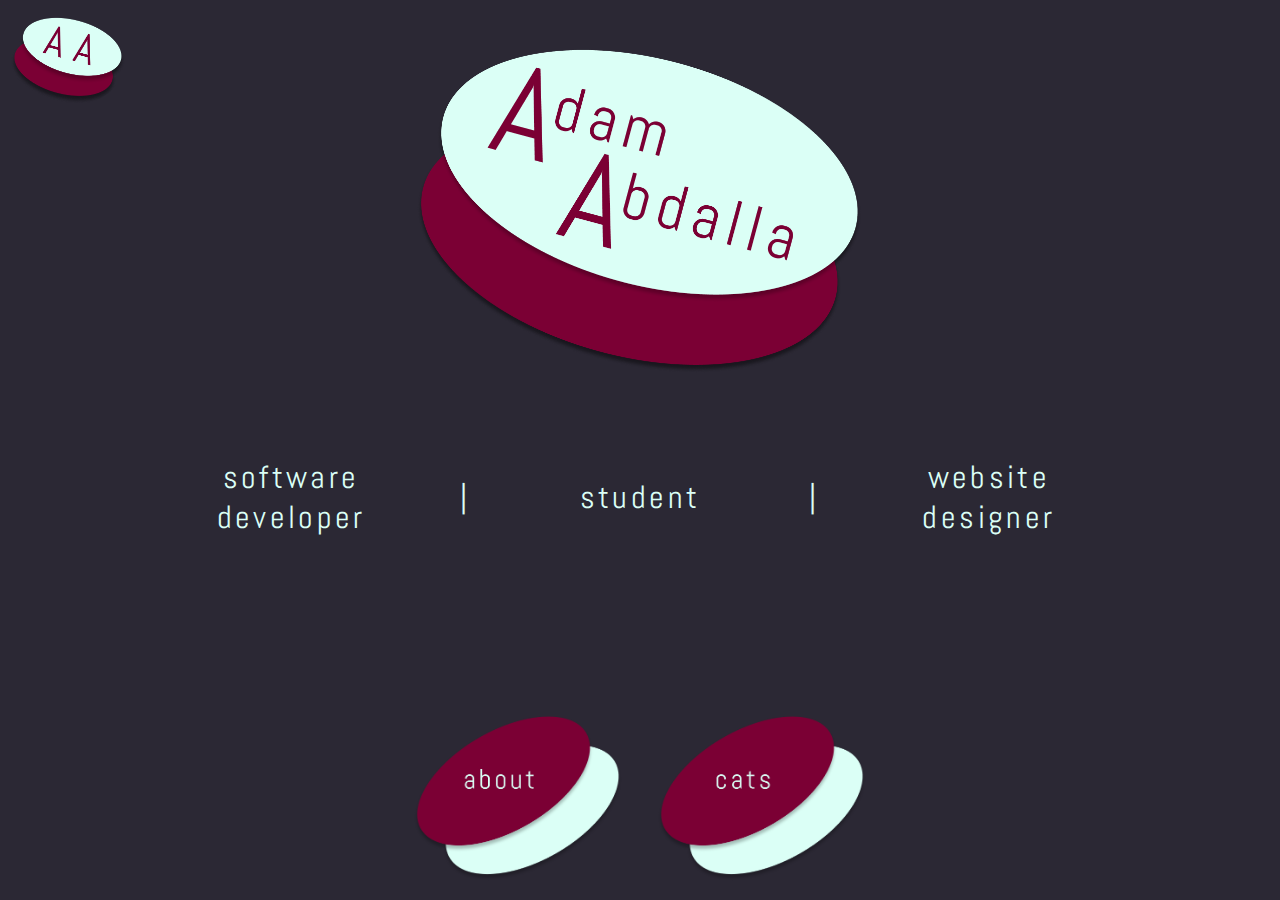
<file: index.html>
<!DOCTYPE html>
<html>
   <head>
      <link rel="preconnect" href="https://fonts.googleapis.com">
      <link rel="preconnect" href="https://fonts.gstatic.com" crossorigin>
      <link href="https://fonts.googleapis.com/css2?family=Abel&display=swap" rel="stylesheet">
      <link rel="stylesheet" type="text/css" href="assets/css/style.css">
      <title>Adam Abdalla - Home</title>
   </head>
   <body>
      <a href="home.html">
        <img id = "logo" src = "assets/img/logo.png"  width = 120 alt = "AA">
      </a>
      <div class = "centered">
         <img id = "full_logo" src = "assets/img/full_logo.png"  width = 500 alt = "Adam Abdalla">
         <div id = "titles">
            <div>software developer</div>
            <div>|</div>
            <div>student</div>
            <div>|</div>
            <div>website designer</div>
         </div>
         <div class = "buttons">
            <a href="about.html">
            <img id = "about_red" src = "assets/img/about_red.png"  width = 244 alt = "about">
            </a>
            <a href="cats.html">
            <img id = "cats_red" src = "assets/img/cats_red.png"  width = 244 alt = "cats">
            </a>
         </div>
      </div>
   </body>
</html>
</file>
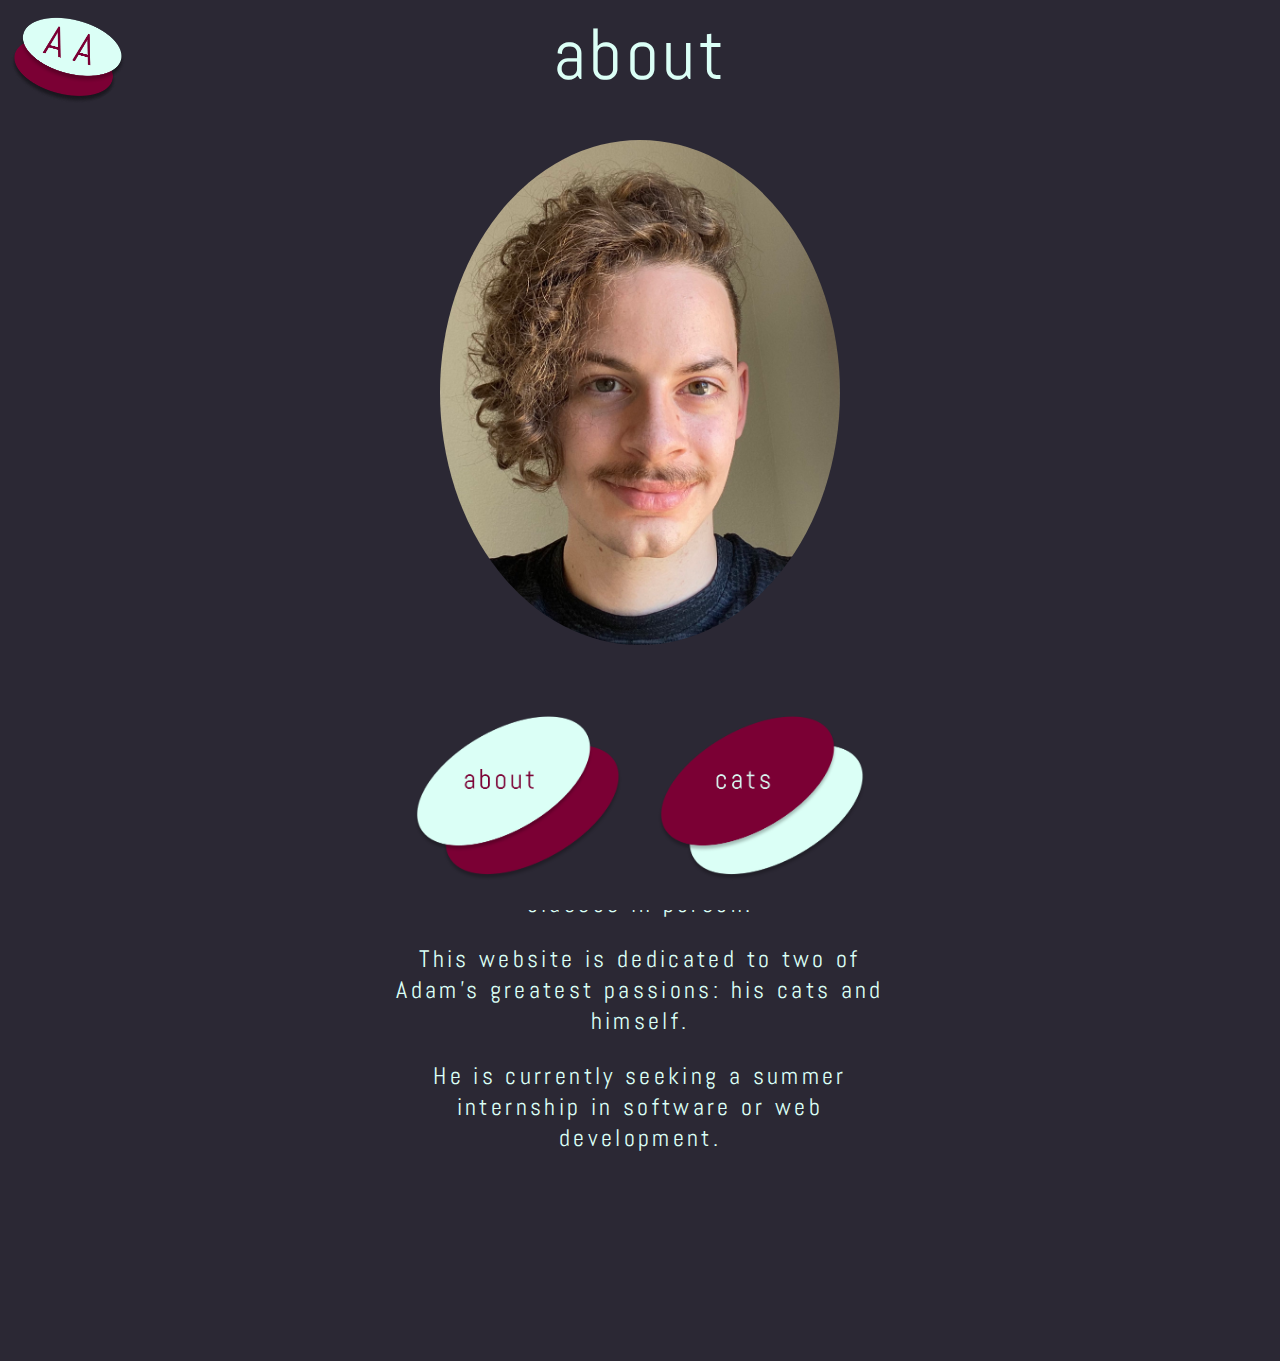
<file: about.html>
<!DOCTYPE html>
<html>
   <head>
      <link rel="preconnect" href="https://fonts.googleapis.com">
      <link rel="preconnect" href="https://fonts.gstatic.com" crossorigin>
      <link href="https://fonts.googleapis.com/css2?family=Abel&display=swap" rel="stylesheet">
      <link rel="stylesheet" type="text/css" href="assets/css/style.css">
      <title>Adam Abdalla - About</title>
   </head>
   <body>
     <a href="index.html">
       <img id = "logo" src = "assets/img/logo.png"  width = 120 alt = "AA">
     </a>
      <div class = "centered">
        <div class="content">
          <div id="heading">
            about
          </div>
          <img id = "me" src="assets/img/me.jpg" width = 400 alt="Lily">
          <div class="text">Adam is a 3rd year at UC Berkeley pursuing a bachelors degree in Computer Science.</div>
          <div class="text">Raised in suburban South Florida, Adam now lives in Berkeley, CA to attend classes in person.</div>
          <div class="text">This website is dedicated to two of Adam’s greatest passions: his cats and himself.</div>
          <div class="text">He is currently seeking a summer internship in software or web development.</div>
        </div>
        <div class = "buttons">
           <a href="about.html">
           <img id = "about_red" src = "assets/img/about_blue.png"  width = 244 alt = "about">
           </a>
           <a href="cats.html">
           <img id = "cats_red" src = "assets/img/cats_red.png"  width = 244 alt = "cats">
           </a>
        </div>
      </div>
   </body>
</html>
</file>
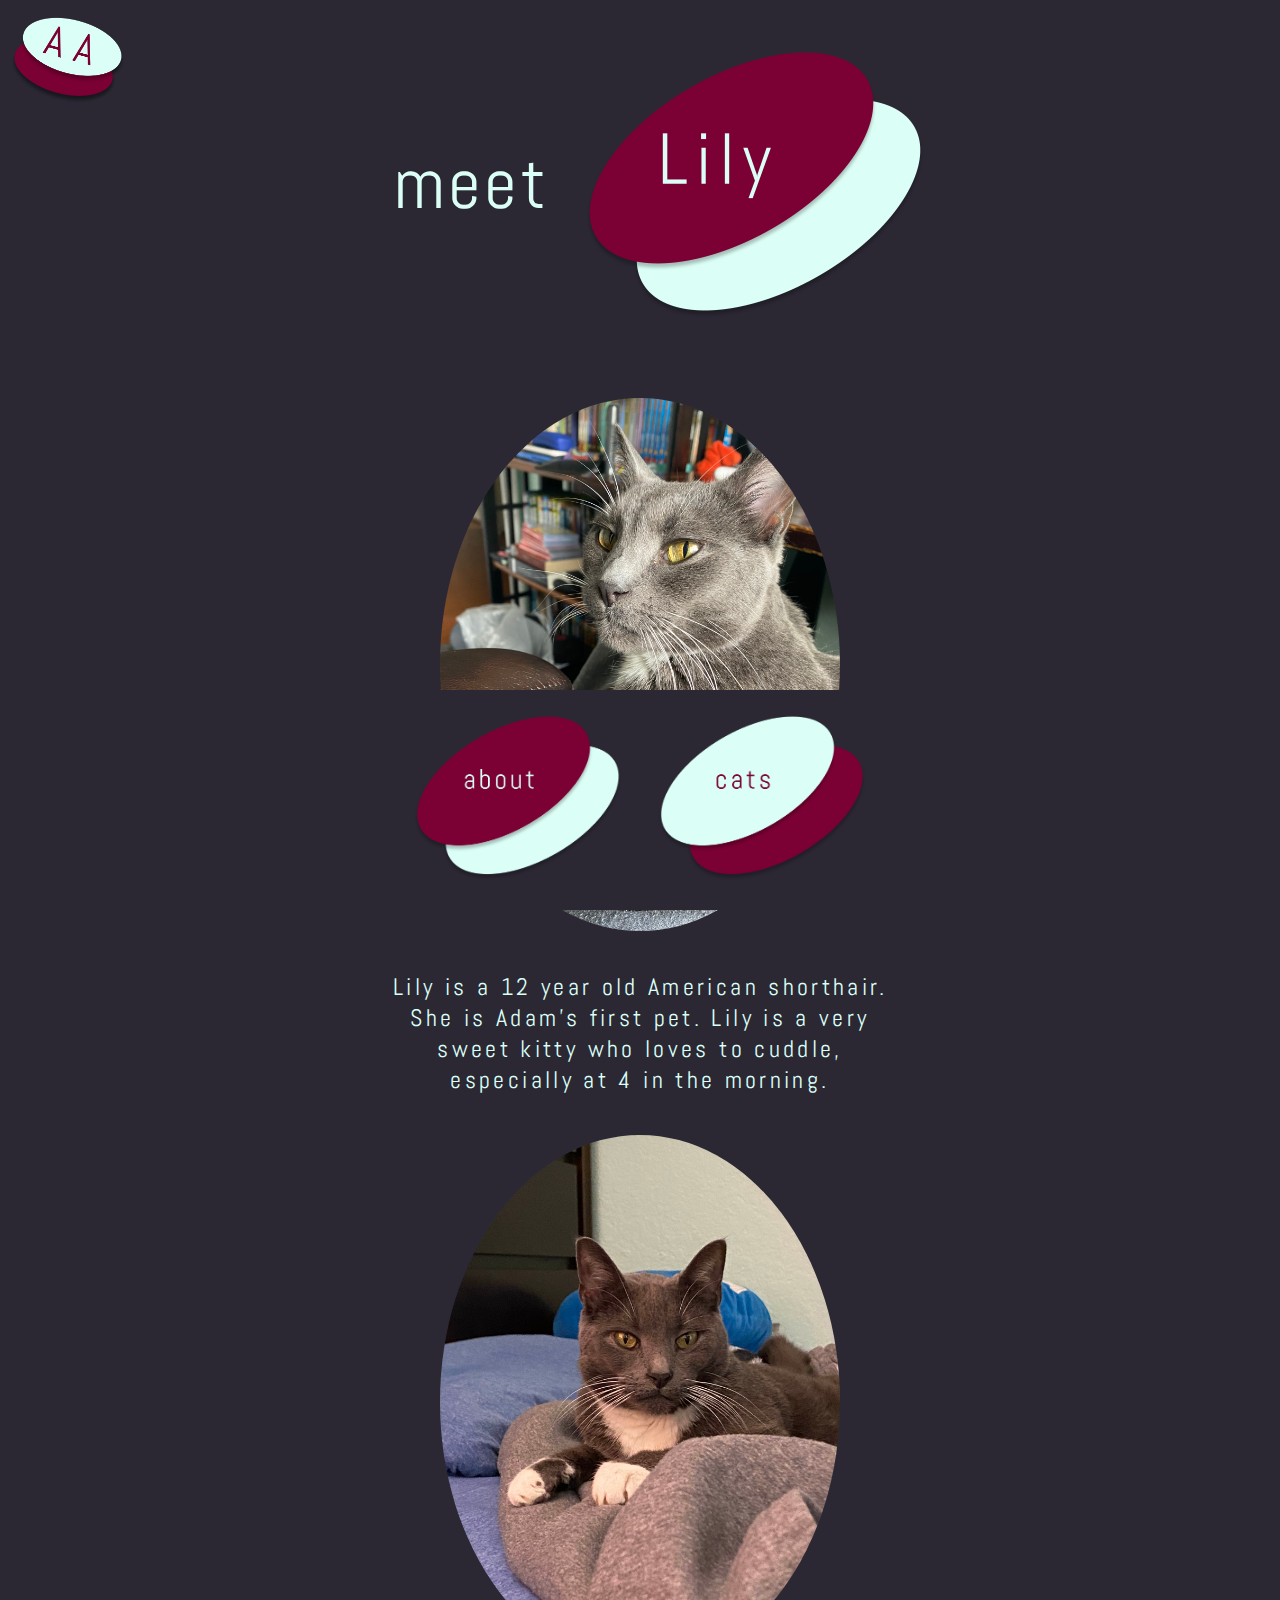
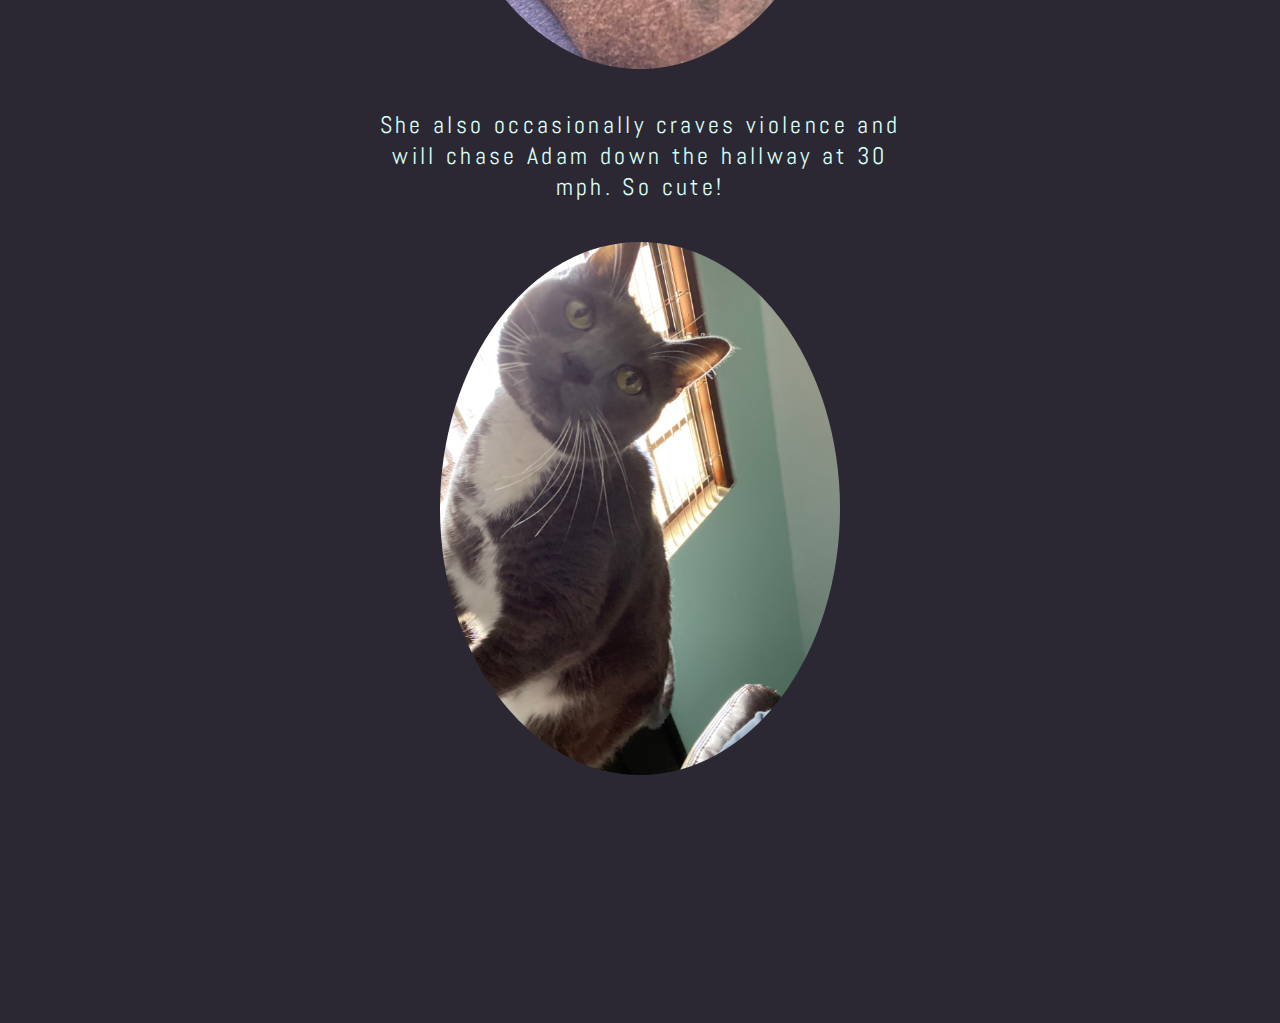
<file: cats.html>
<!DOCTYPE html>
<html>
   <head>
      <link rel="preconnect" href="https://fonts.googleapis.com">
      <link rel="preconnect" href="https://fonts.gstatic.com" crossorigin>
      <link href="https://fonts.googleapis.com/css2?family=Abel&display=swap" rel="stylesheet">
      <link rel="stylesheet" type="text/css" href="assets/css/style.css">
      <title>Adam Abdalla - About</title>
   </head>
   <body>
     <a href="index.html">
       <img id = "logo" src = "assets/img/logo.png"  width = 120 alt = "AA">
     </a>
      <div class = "centered">
        <div id="name">
          <div>
            meet
          </div>
          <button type="button" onclick="press_name()">
              <img id = "name_pic" src="assets/img/lily.png" width = 400 alt="Lily">
          </button>
        </div>
        <div class = "content">
          <img id = "moo1" src="assets/img/moo1.jpg" width = 400 alt="Lily">
          <div id = "descript1">
            Lily is a 12 year old American shorthair. She is Adam’s first pet.
            Lily is a very sweet kitty who loves to cuddle, especially at 4 in the
            morning.
          </div>
          <img id = "moo2" src="assets/img/moo2.jpg" width = 400 alt="Lily">
          <div id = "descript2">
            She also occasionally craves violence and will chase Adam down the
            hallway at 30 mph.
            So cute!
          </div>
          <img id = "moo3" src="assets/img/moo3.jpg" width = 400 alt="Lily">
        </div>
        <div class = "buttons">
           <a href="about.html">
           <img id = "about_red" src = "assets/img/about_red.png"  width = 244 alt = "about">
           </a>
           <a href="cats.html">
           <img id = "cats_red" src = "assets/img/cats_blue.png"  width = 244 alt = "cats">
           </a>
        </div>
      </div>
   </body>
   <script>
      var cat_switch = true;
      const press_name = function(){
        if (cat_switch) {
          document.getElementById('name_pic').src = "assets/img/harley.png"
          document.getElementById('moo1').src = "assets/img/minna1.jpg"
          document.getElementById('moo2').src = "assets/img/minna2.jpg"
          document.getElementById('moo3').src = "assets/img/minna3.jpg"
          document.getElementById('descript1').innerHTML = "Harley is a 7 year old American shorthair. She is a very small cat, so Adam calls her a permakitten. Like her older sister, Harley loves cuddles and is famous for her biscuit making technique."
          document.getElementById('descript2').innerHTML = "Unlike Lily, Harley would never hurt Adam physically; instead she uses emotional manipulation and her very potent screams to get her kicks."
        } else {
          document.getElementById('name_pic').src = "assets/img/lily.png"
          document.getElementById('moo1').src = "assets/img/moo1.jpg"
          document.getElementById('moo2').src = "assets/img/moo2.jpg"
          document.getElementById('moo3').src = "assets/img/moo3.jpg"
          document.getElementById('descript1').innerHTML = "Lily is a 12 year old American shorthair. She is Adam’s first pet. Lily is a very sweet kitty who loves to cuddle, especially at 4 in the morning."
          document.getElementById('descript2').innerHTML = "She also occasionally craves violence and will chase Adam down thehallway at 30 mph.So cute!"
        }
        cat_switch = !cat_switch;
      }
   </script>
</html>
</file>
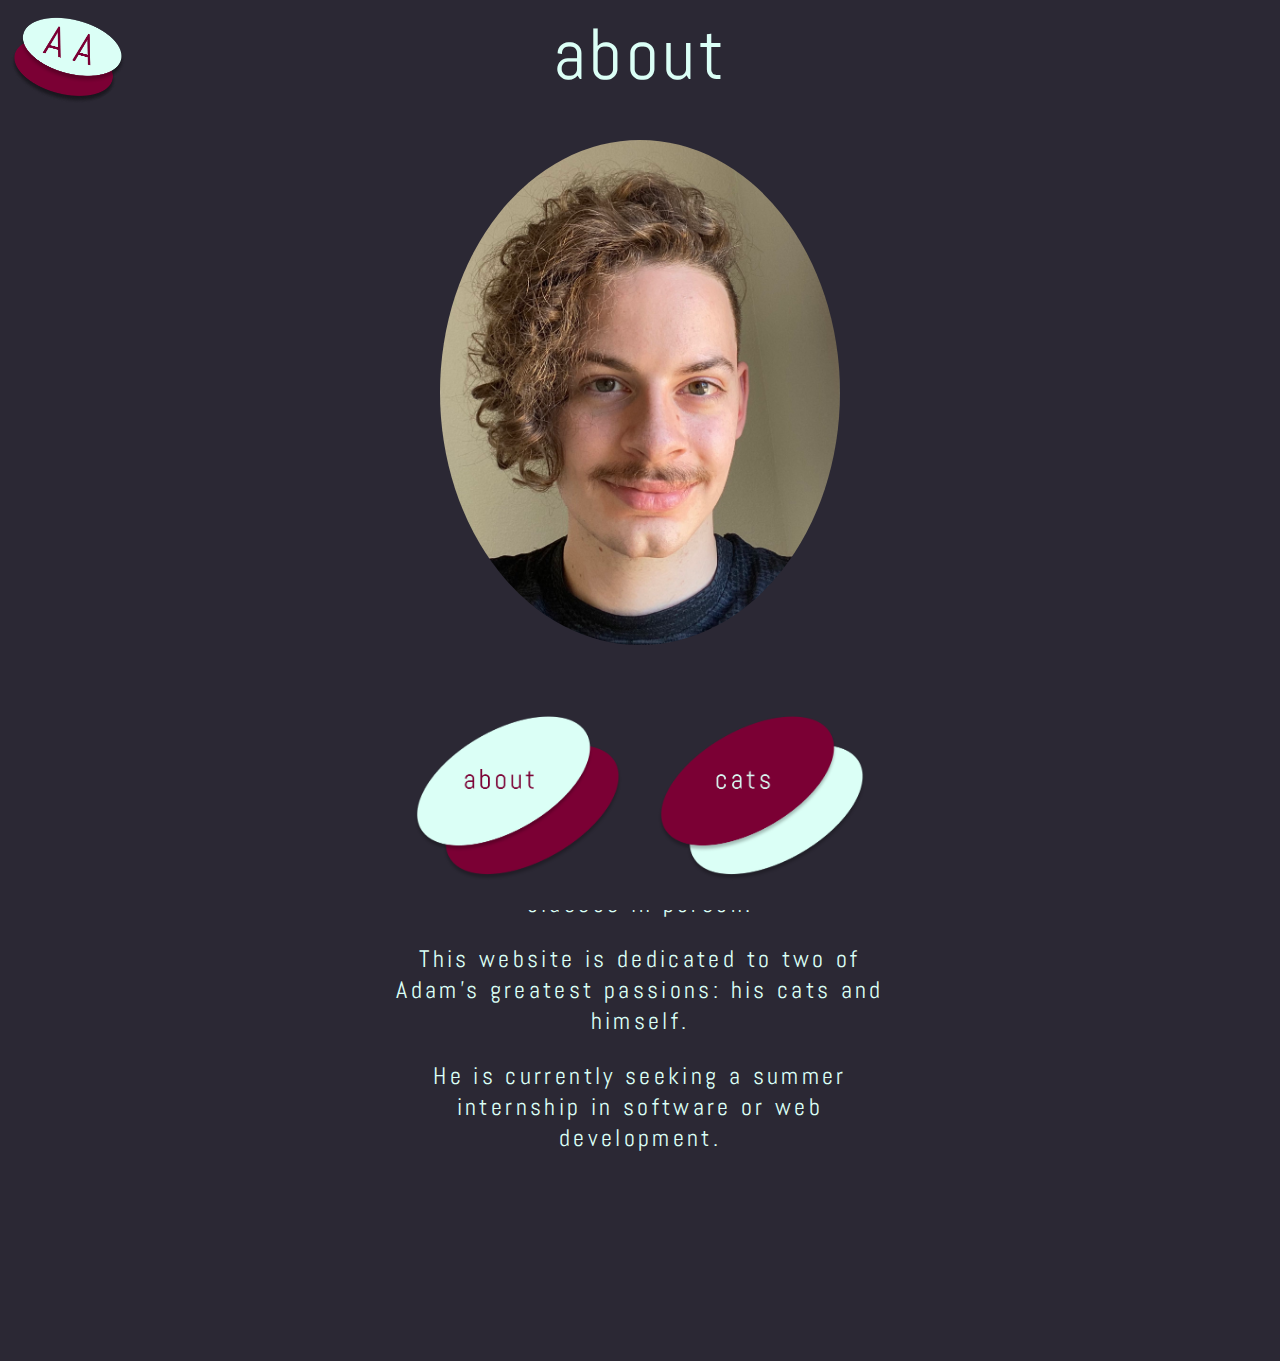
<file: views/about.html>
<!DOCTYPE html>
<html>
   <head>
      <link rel="preconnect" href="https://fonts.googleapis.com">
      <link rel="preconnect" href="https://fonts.gstatic.com" crossorigin>
      <link href="https://fonts.googleapis.com/css2?family=Abel&display=swap" rel="stylesheet">
      <link rel="stylesheet" type="text/css" href="../assets/css/style.css">
      <title>Adam Abdalla - About</title>
   </head>
   <body>
     <a href="home.html">
       <img id = "logo" src = "../assets/img/logo.png"  width = 120 alt = "AA">
     </a>
      <div class = "centered">
        <div class="content">
          <div id="heading">
            about
          </div>
          <img id = "me" src="../assets/img/me.jpg" width = 400 alt="Lily">
          <div class="text">Adam is a 3rd year at UC Berkeley pursuing a bachelors degree in Computer Science.</div>
          <div class="text">Raised in suburban South Florida, Adam now lives in Berkeley, CA to attend classes in person.</div>
          <div class="text">This website is dedicated to two of Adam’s greatest passions: his cats and himself.</div>
          <div class="text">He is currently seeking a summer internship in software or web development.</div>
        </div>
        <div class = "buttons">
           <a href="about.html">
           <img id = "about_red" src = "../assets/img/about_blue.png"  width = 244 alt = "about">
           </a>
           <a href="cats.html">
           <img id = "cats_red" src = "../assets/img/cats_red.png"  width = 244 alt = "cats">
           </a>
        </div>
      </div>
   </body>
</html>
</file>
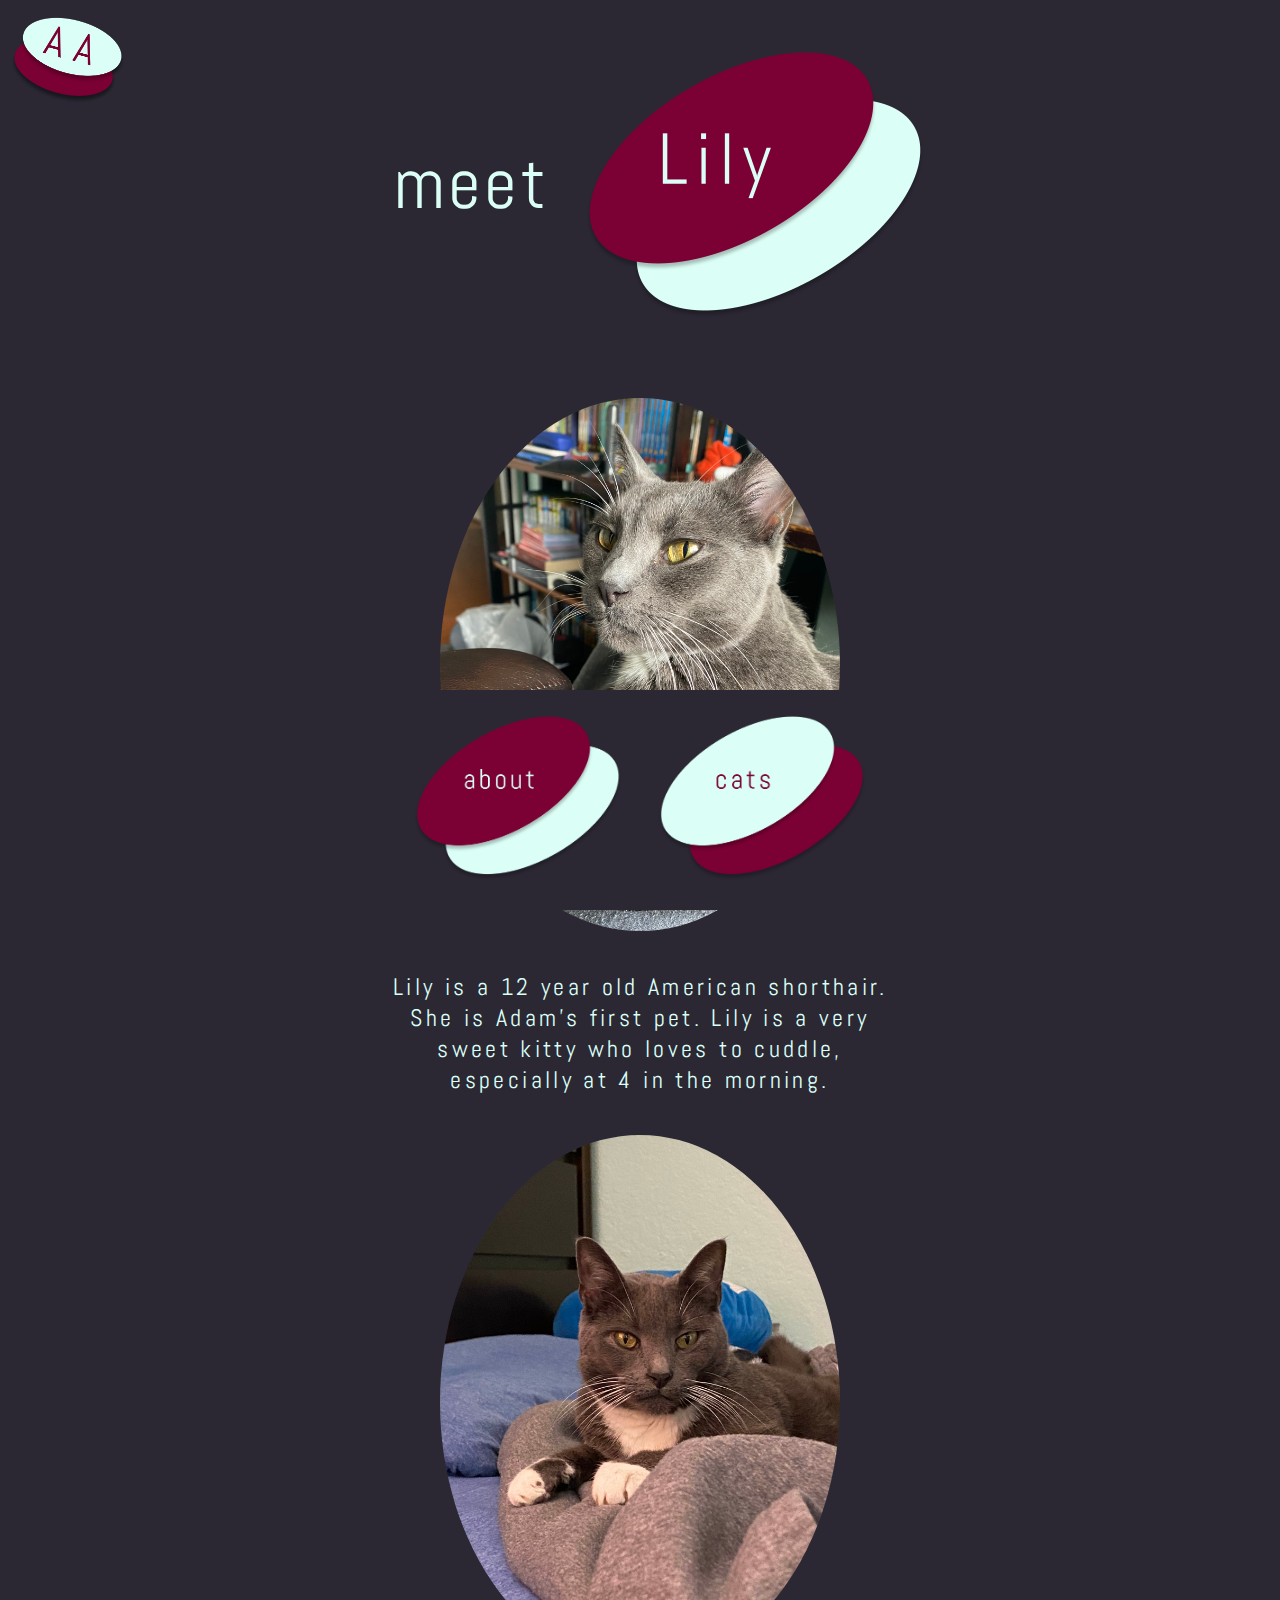
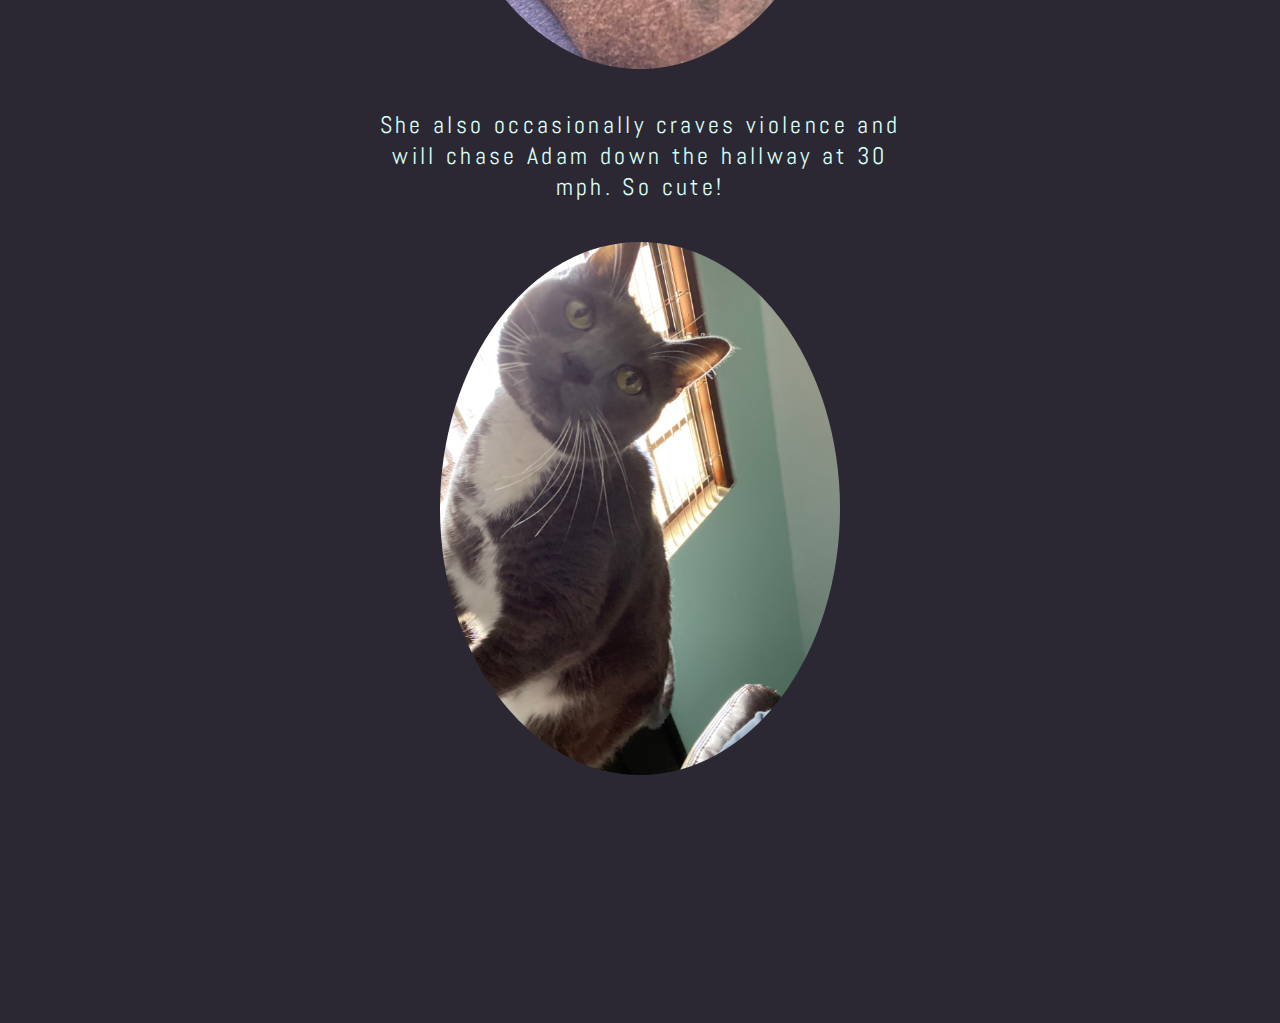
<file: views/cats.html>
<!DOCTYPE html>
<html>
   <head>
      <link rel="preconnect" href="https://fonts.googleapis.com">
      <link rel="preconnect" href="https://fonts.gstatic.com" crossorigin>
      <link href="https://fonts.googleapis.com/css2?family=Abel&display=swap" rel="stylesheet">
      <link rel="stylesheet" type="text/css" href="../assets/css/style.css">
      <title>Adam Abdalla - About</title>
   </head>
   <body>
     <a href="home.html">
       <img id = "logo" src = "../assets/img/logo.png"  width = 120 alt = "AA">
     </a>
      <div class = "centered">
        <div id="name">
          <div>
            meet
          </div>
          <button type="button" onclick="press_name()">
              <img id = "name_pic" src="../assets/img/lily.png" width = 400 alt="Lily">
          </button>
        </div>
        <div class = "content">
          <img id = "moo1" src="../assets/img/moo1.jpg" width = 400 alt="Lily">
          <div id = "descript1">
            Lily is a 12 year old American shorthair. She is Adam’s first pet.
            Lily is a very sweet kitty who loves to cuddle, especially at 4 in the
            morning.
          </div>
          <img id = "moo2" src="../assets/img/moo2.jpg" width = 400 alt="Lily">
          <div id = "descript2">
            She also occasionally craves violence and will chase Adam down the
            hallway at 30 mph.
            So cute!
          </div>
          <img id = "moo3" src="../assets/img/moo3.jpg" width = 400 alt="Lily">
        </div>
        <div class = "buttons">
           <a href="about.html">
           <img id = "about_red" src = "../assets/img/about_red.png"  width = 244 alt = "about">
           </a>
           <a href="cats.html">
           <img id = "cats_red" src = "../assets/img/cats_blue.png"  width = 244 alt = "cats">
           </a>
        </div>
      </div>
   </body>
   <script>
      var cat_switch = true;
      const press_name = function(){
        if (cat_switch) {
          document.getElementById('name_pic').src = "../assets/img/harley.png"
          document.getElementById('moo1').src = "../assets/img/minna1.jpg"
          document.getElementById('moo2').src = "../assets/img/minna2.jpg"
          document.getElementById('moo3').src = "../assets/img/minna3.jpg"
          document.getElementById('descript1').innerHTML = "Harley is a 7 year old American shorthair. She is a very small cat, so Adam calls her a permakitten. Like her older sister, Harley loves cuddles and is famous for her biscuit making technique."
          document.getElementById('descript2').innerHTML = "Unlike Lily, Harley would never hurt Adam physically; instead she uses emotional manipulation and her very potent screams to get her kicks."
        } else {
          document.getElementById('name_pic').src = "../assets/img/lily.png"
          document.getElementById('moo1').src = "../assets/img/moo1.jpg"
          document.getElementById('moo2').src = "../assets/img/moo2.jpg"
          document.getElementById('moo3').src = "../assets/img/moo3.jpg"
          document.getElementById('descript1').innerHTML = "Lily is a 12 year old American shorthair. She is Adam’s first pet. Lily is a very sweet kitty who loves to cuddle, especially at 4 in the morning."
          document.getElementById('descript2').innerHTML = "She also occasionally craves violence and will chase Adam down thehallway at 30 mph.So cute!"
        }
        cat_switch = !cat_switch;
      }
   </script>
</html>
</file>
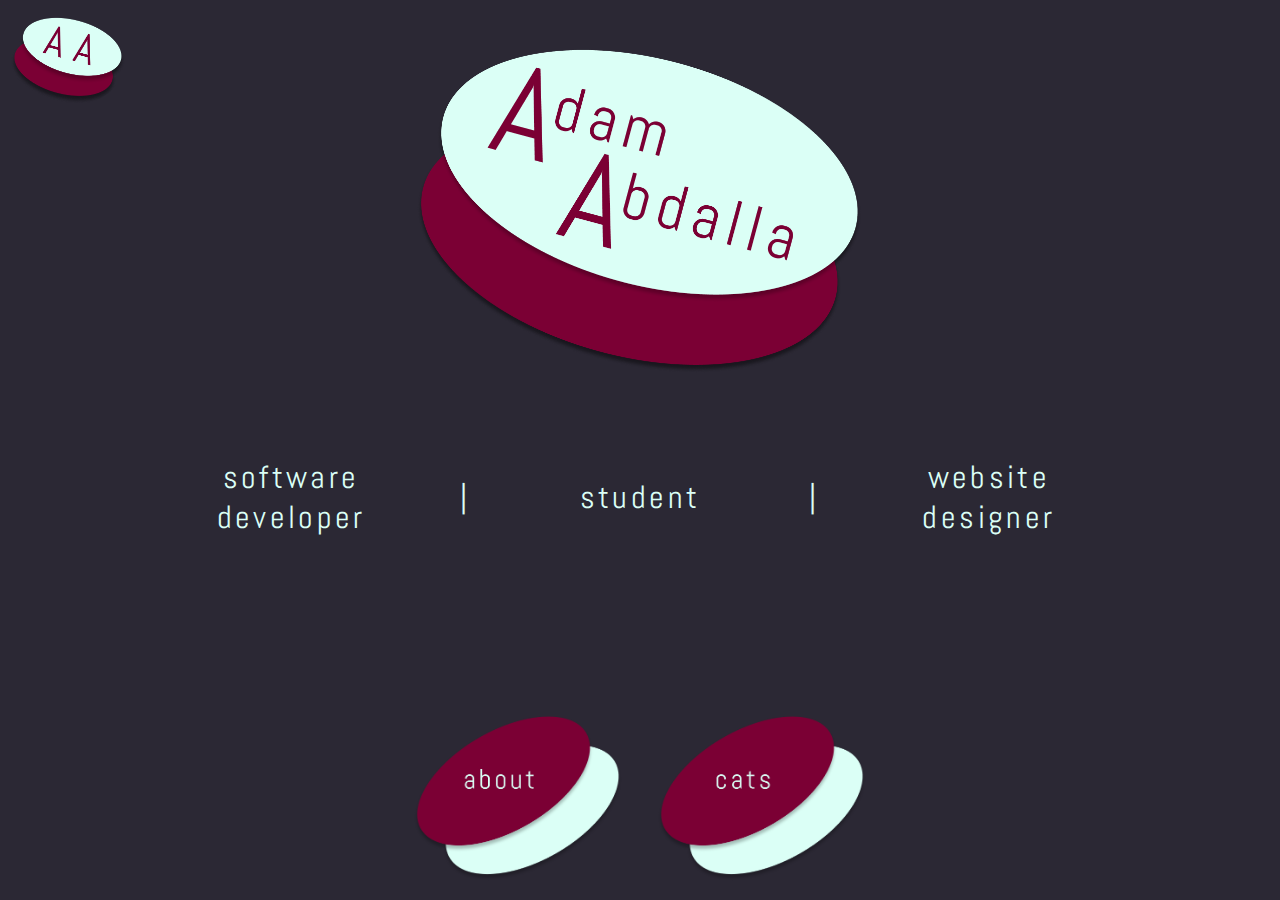
<file: views/home.html>
<!DOCTYPE html>
<html>
   <head>
      <link rel="preconnect" href="https://fonts.googleapis.com">
      <link rel="preconnect" href="https://fonts.gstatic.com" crossorigin>
      <link href="https://fonts.googleapis.com/css2?family=Abel&display=swap" rel="stylesheet">
      <link rel="stylesheet" type="text/css" href="../assets/css/style.css">
      <title>Adam Abdalla - Home</title>
   </head>
   <body>
      <a href="home.html">
        <img id = "logo" src = "../assets/img/logo.png"  width = 120 alt = "AA">
      </a>
      <div class = "centered">
         <img id = "full_logo" src = "../assets/img/full_logo.png"  width = 500 alt = "Adam Abdalla">
         <div id = "titles">
            <div>software developer</div>
            <div>|</div>
            <div>student</div>
            <div>|</div>
            <div>website designer</div>
         </div>
         <div class = "buttons">
            <a href="about.html">
            <img id = "about_red" src = "../assets/img/about_red.png"  width = 244 alt = "about">
            </a>
            <a href="cats.html">
            <img id = "cats_red" src = "../assets/img/cats_red.png"  width = 244 alt = "cats">
            </a>
         </div>
      </div>
   </body>
</html>
</file>
<file: assets/css/style.css>
:root{
  --light: #DBFFF6;
  --red: #7B0034;
  --dark: #2B2834;
}
body{
  justify-content: space-between;
  background-color: var(--dark);
  color: var(--light);
  font-family: 'Abel', sans-serif;
  font-size: 32px;
  letter-spacing: 0.105em;

  height: 95%;
}
#titles{
  display: flex;
  justify-content: space-between;
  align-items: center;
  width: 100%;
  margin-top: 50px;
}
#titles div{
  width: 250px;
  text-align: center;
}

#logo{
  position: absolute;
}
.centered{
  display: flex;
  flex-direction: column;
  align-items: center;
  justify-content: space-between;
  margin: auto;
  width: 69%;
  height:100%;
}
.buttons{
  display: flex;
  position: fixed;
  bottom: -10px;
  background-color: var(--dark);
  width: 100%;
  justify-content: center;
}

button{
  background-color: transparent;
    background-repeat: no-repeat;
    border: none;
    cursor: pointer;
    overflow: hidden;
    outline: none;
}

#name{
  display: flex;
  align-items: center;
  margin-left: 75px;
  font-size: 72px;
}

#heading{
  font-size: 72px;
  text-align: center;
}

.content{
  display: flex;
  flex-direction: column;
  margin-bottom: 200px;
  width: 60%;
  margin-left: auto;
  margin-right: auto;
  align-items: center;
  text-align: center;
  font-size: 24px;
}

.content .text{
  margin-top: 24px;
}

.content img{
  padding-bottom: 40px;
  padding-top: 40px;
}

img{
  border-radius: 50%;
}
#logo:hover, button:hover, .buttons img:hover{
  opacity: 80%;
}
</file>
